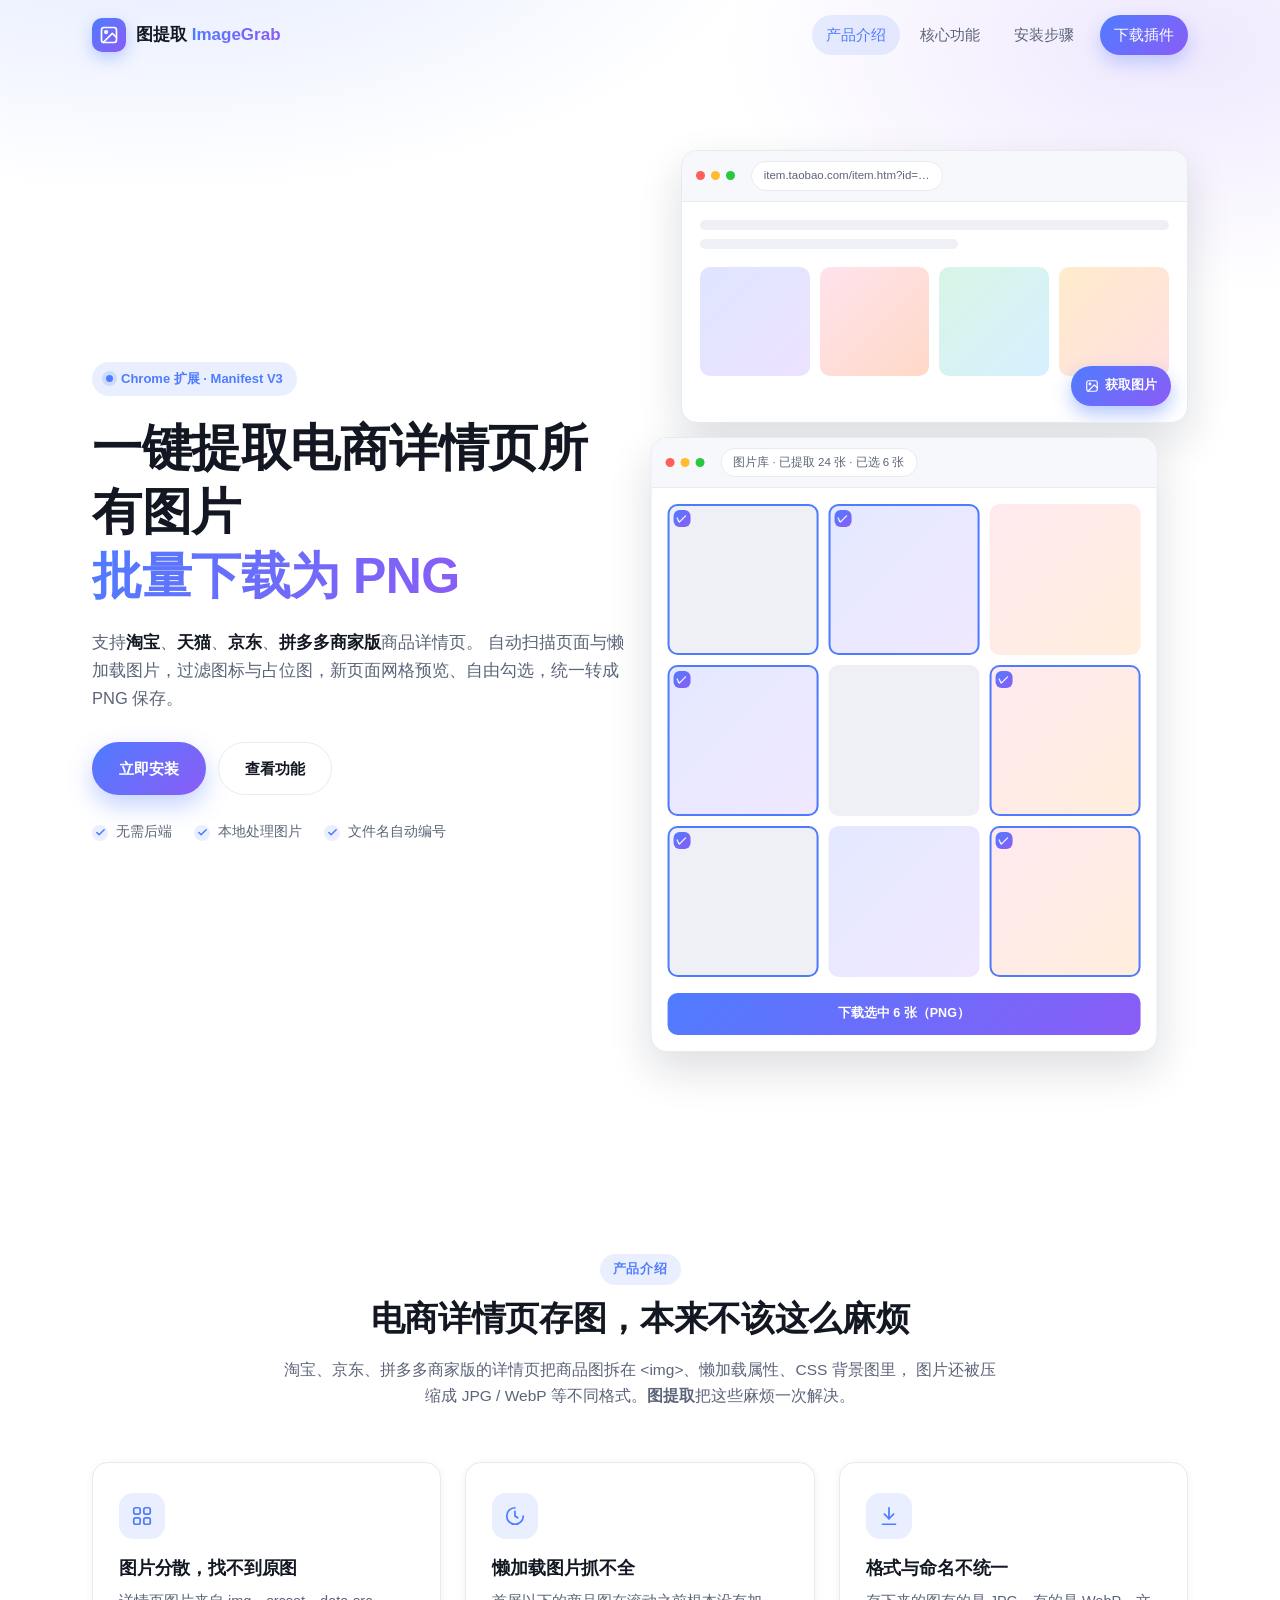
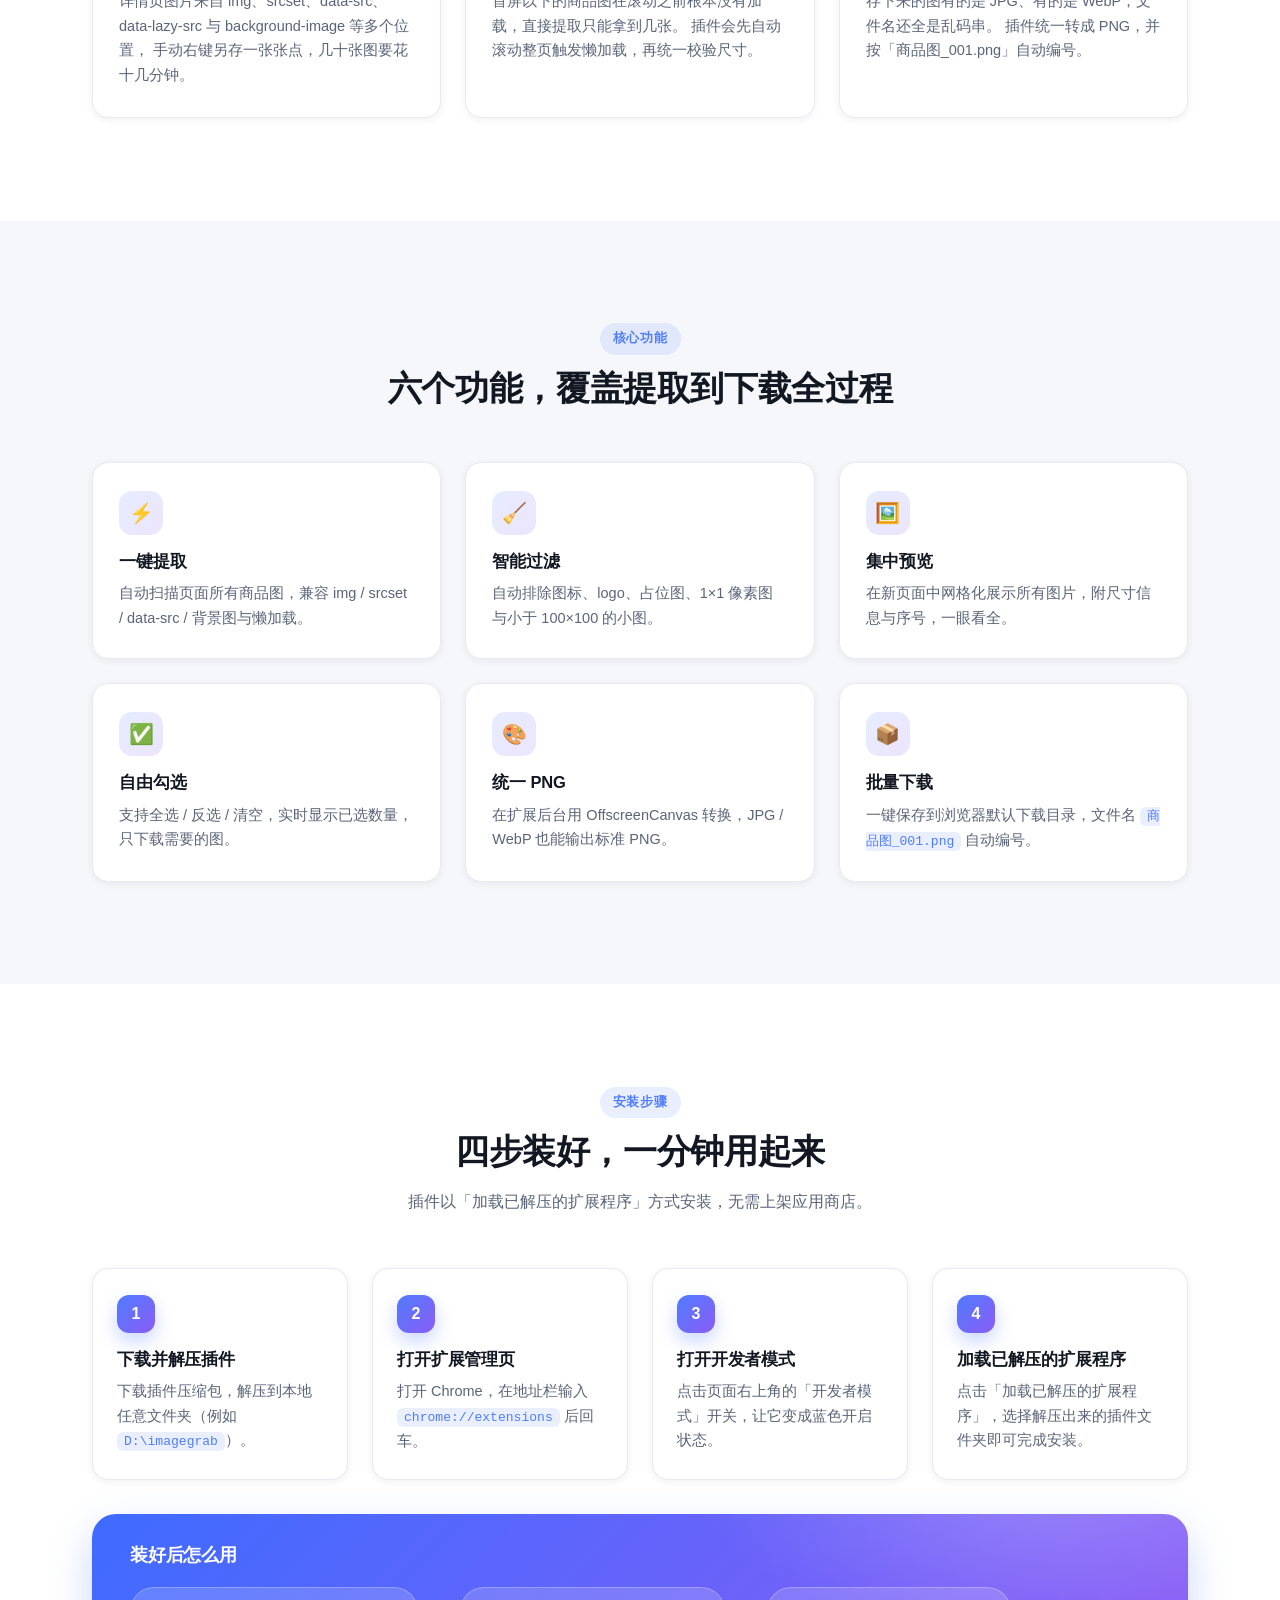
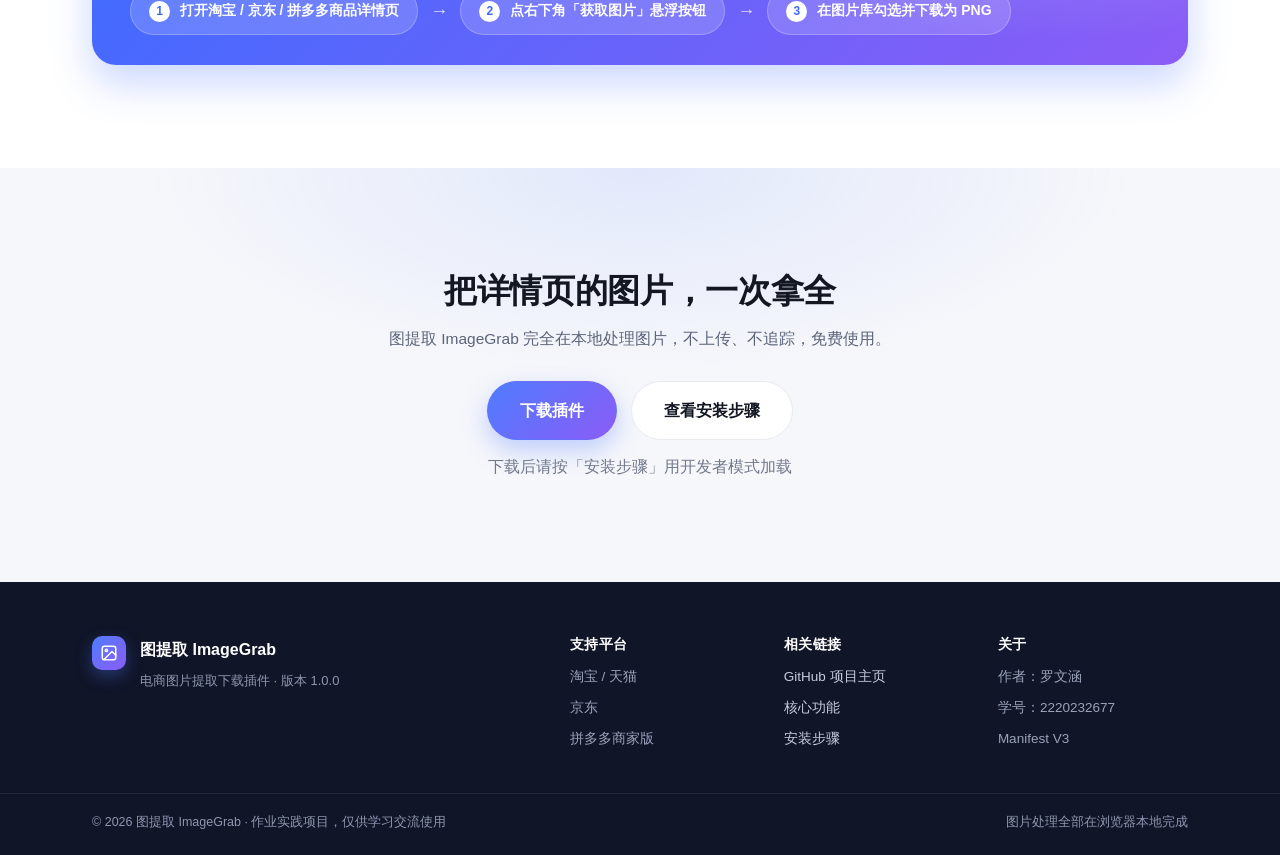
<file: docs/index.html>
<!DOCTYPE html>
<html lang="zh-CN">
<head>
  <meta charset="UTF-8" />
  <meta name="viewport" content="width=device-width, initial-scale=1" />
  <title>图提取 ImageGrab · 电商图片提取下载插件</title>
  <meta name="description" content="图提取 ImageGrab —— Chrome 浏览器电商图片提取下载插件。在淘宝、天猫、京东、拼多多商家版商品详情页一键提取所有商品图片，自由勾选，批量下载为 PNG。" />
  <meta name="theme-color" content="#4f7cff" />
  <link rel="icon" href="assets/icons/icon128.png" />
  <link rel="stylesheet" href="css/style.css" />
</head>
<body>

  <!-- ===================== 顶部导航栏 ===================== -->
  <header class="navbar" id="navbar">
    <div class="container navbar-inner">
      <a class="logo" href="#hero" aria-label="图提取 ImageGrab 首页">
        <span class="logo-mark" aria-hidden="true">
          <svg viewBox="0 0 24 24" width="20" height="20" fill="none" stroke="currentColor" stroke-width="2"
               stroke-linecap="round" stroke-linejoin="round">
            <rect x="3" y="3" width="18" height="18" rx="3"></rect>
            <circle cx="8.5" cy="8.5" r="1.5"></circle>
            <path d="M21 15l-5-5L5 21"></path>
          </svg>
        </span>
        <span class="logo-text">图提取 <em>ImageGrab</em></span>
      </a>

      <nav class="nav-links" id="nav-links" aria-label="主导航">
        <a href="#intro">产品介绍</a>
        <a href="#features">核心功能</a>
        <a href="#install">安装步骤</a>
        <a class="nav-cta" href="#download">下载插件</a>
      </nav>

      <button class="nav-toggle" id="nav-toggle" type="button"
              aria-label="展开菜单" aria-expanded="false" aria-controls="nav-links">
        <span></span><span></span><span></span>
      </button>
    </div>
  </header>

  <main>
    <!-- ===================== Hero 首屏 ===================== -->
    <section class="hero" id="hero">
      <div class="container hero-inner">
        <div class="hero-copy reveal">
          <p class="eyebrow">
            <span class="eyebrow-dot" aria-hidden="true"></span>
            Chrome 扩展 · Manifest V3
          </p>
          <h1>一键提取电商详情页所有图片<br /><span class="grad">批量下载为 PNG</span></h1>
          <p class="hero-sub">
            支持<strong>淘宝</strong>、<strong>天猫</strong>、<strong>京东</strong>、<strong>拼多多商家版</strong>商品详情页。
            自动扫描页面与懒加载图片，过滤图标与占位图，新页面网格预览、自由勾选，统一转成 PNG 保存。
          </p>
          <div class="hero-actions">
            <a class="btn btn-primary" href="#install">立即安装</a>
            <a class="btn btn-ghost" href="#features">查看功能</a>
          </div>
          <ul class="hero-points">
            <li>无需后端</li>
            <li>本地处理图片</li>
            <li>文件名自动编号</li>
          </ul>
        </div>

        <!-- 纯 CSS / SVG 绘制的插件界面示意图 -->
        <div class="hero-mock reveal" aria-hidden="true">
          <div class="mock-window">
            <div class="mock-bar">
              <span class="dot dot-r"></span><span class="dot dot-y"></span><span class="dot dot-g"></span>
              <span class="mock-addr">item.taobao.com/item.htm?id=…</span>
            </div>
            <div class="mock-body">
              <div class="mock-page">
                <div class="mock-title-line"></div>
                <div class="mock-title-line short"></div>
                <div class="mock-images">
                  <div class="mock-img"></div>
                  <div class="mock-img"></div>
                  <div class="mock-img"></div>
                  <div class="mock-img"></div>
                </div>
              </div>
              <div class="mock-float-btn">
                <svg viewBox="0 0 24 24" width="14" height="14" fill="none" stroke="currentColor" stroke-width="2"
                     stroke-linecap="round" stroke-linejoin="round">
                  <rect x="3" y="3" width="18" height="18" rx="3"></rect>
                  <circle cx="8.5" cy="8.5" r="1.5"></circle>
                  <path d="M21 15l-5-5L5 21"></path>
                </svg>
                获取图片
              </div>
            </div>
          </div>

          <div class="mock-window mock-window--gallery">
            <div class="mock-bar">
              <span class="dot dot-r"></span><span class="dot dot-y"></span><span class="dot dot-g"></span>
              <span class="mock-addr">图片库 · 已提取 24 张 · 已选 6 张</span>
            </div>
            <div class="mock-grid">
              <div class="mock-cell is-on"></div>
              <div class="mock-cell is-on"></div>
              <div class="mock-cell"></div>
              <div class="mock-cell is-on"></div>
              <div class="mock-cell"></div>
              <div class="mock-cell is-on"></div>
              <div class="mock-cell is-on"></div>
              <div class="mock-cell"></div>
              <div class="mock-cell is-on"></div>
            </div>
            <div class="mock-download">下载选中 6 张（PNG）</div>
          </div>
        </div>
      </div>
    </section>

    <!-- ===================== 产品介绍 ===================== -->
    <section class="section" id="intro">
      <div class="container">
        <header class="section-head reveal">
          <p class="section-eyebrow">产品介绍</p>
          <h2>电商详情页存图，本来不该这么麻烦</h2>
          <p class="section-desc">
            淘宝、京东、拼多多商家版的详情页把商品图拆在 &lt;img&gt;、懒加载属性、CSS 背景图里，
            图片还被压缩成 JPG / WebP 等不同格式。<strong>图提取</strong>把这些麻烦一次解决。
          </p>
        </header>

        <div class="intro-grid">
          <article class="intro-card reveal">
            <div class="intro-icon">
              <svg viewBox="0 0 24 24" width="22" height="22" fill="none" stroke="currentColor" stroke-width="1.9"
                   stroke-linecap="round" stroke-linejoin="round">
                <rect x="3" y="3" width="7" height="7" rx="2"></rect>
                <rect x="14" y="3" width="7" height="7" rx="2"></rect>
                <rect x="3" y="14" width="7" height="7" rx="2"></rect>
                <rect x="14" y="14" width="7" height="7" rx="2"></rect>
              </svg>
            </div>
            <h3>图片分散，找不到原图</h3>
            <p>详情页图片来自 img、srcset、data-src、data-lazy-src 与 background-image 等多个位置，
              手动右键另存一张张点，几十张图要花十几分钟。</p>
          </article>

          <article class="intro-card reveal">
            <div class="intro-icon">
              <svg viewBox="0 0 24 24" width="22" height="22" fill="none" stroke="currentColor" stroke-width="1.9"
                   stroke-linecap="round" stroke-linejoin="round">
                <path d="M21 12a9 9 0 1 1-9-9"></path>
                <path d="M12 7v5l3 2"></path>
              </svg>
            </div>
            <h3>懒加载图片抓不全</h3>
            <p>首屏以下的商品图在滚动之前根本没有加载，直接提取只能拿到几张。
              插件会先自动滚动整页触发懒加载，再统一校验尺寸。</p>
          </article>

          <article class="intro-card reveal">
            <div class="intro-icon">
              <svg viewBox="0 0 24 24" width="22" height="22" fill="none" stroke="currentColor" stroke-width="1.9"
                   stroke-linecap="round" stroke-linejoin="round">
                <path d="M12 3v12"></path>
                <path d="M7 10l5 5 5-5"></path>
                <path d="M5 21h14"></path>
              </svg>
            </div>
            <h3>格式与命名不统一</h3>
            <p>存下来的图有的是 JPG、有的是 WebP，文件名还全是乱码串。
              插件统一转成 PNG，并按「商品图_001.png」自动编号。</p>
          </article>
        </div>
      </div>
    </section>

    <!-- ===================== 核心功能 ===================== -->
    <section class="section section--alt" id="features">
      <div class="container">
        <header class="section-head reveal">
          <p class="section-eyebrow">核心功能</p>
          <h2>六个功能，覆盖提取到下载全过程</h2>
        </header>

        <div class="feature-grid">
          <article class="feature-card reveal">
            <div class="feature-icon">⚡</div>
            <h3>一键提取</h3>
            <p>自动扫描页面所有商品图，兼容 img / srcset / data-src / 背景图与懒加载。</p>
          </article>
          <article class="feature-card reveal">
            <div class="feature-icon">🧹</div>
            <h3>智能过滤</h3>
            <p>自动排除图标、logo、占位图、1×1 像素图与小于 100×100 的小图。</p>
          </article>
          <article class="feature-card reveal">
            <div class="feature-icon">🖼️</div>
            <h3>集中预览</h3>
            <p>在新页面中网格化展示所有图片，附尺寸信息与序号，一眼看全。</p>
          </article>
          <article class="feature-card reveal">
            <div class="feature-icon">✅</div>
            <h3>自由勾选</h3>
            <p>支持全选 / 反选 / 清空，实时显示已选数量，只下载需要的图。</p>
          </article>
          <article class="feature-card reveal">
            <div class="feature-icon">🎨</div>
            <h3>统一 PNG</h3>
            <p>在扩展后台用 OffscreenCanvas 转换，JPG / WebP 也能输出标准 PNG。</p>
          </article>
          <article class="feature-card reveal">
            <div class="feature-icon">📦</div>
            <h3>批量下载</h3>
            <p>一键保存到浏览器默认下载目录，文件名 <code>商品图_001.png</code> 自动编号。</p>
          </article>
        </div>
      </div>
    </section>

    <!-- ===================== 安装步骤 ===================== -->
    <section class="section" id="install">
      <div class="container">
        <header class="section-head reveal">
          <p class="section-eyebrow">安装步骤</p>
          <h2>四步装好，一分钟用起来</h2>
          <p class="section-desc">插件以「加载已解压的扩展程序」方式安装，无需上架应用商店。</p>
        </header>

        <ol class="steps">
          <li class="step reveal">
            <span class="step-no">1</span>
            <div class="step-body">
              <h3>下载并解压插件</h3>
              <p>下载插件压缩包，解压到本地任意文件夹（例如 <code>D:\imagegrab</code>）。</p>
            </div>
          </li>
          <li class="step reveal">
            <span class="step-no">2</span>
            <div class="step-body">
              <h3>打开扩展管理页</h3>
              <p>打开 Chrome，在地址栏输入 <code>chrome://extensions</code> 后回车。</p>
            </div>
          </li>
          <li class="step reveal">
            <span class="step-no">3</span>
            <div class="step-body">
              <h3>打开开发者模式</h3>
              <p>点击页面右上角的「开发者模式」开关，让它变成蓝色开启状态。</p>
            </div>
          </li>
          <li class="step reveal">
            <span class="step-no">4</span>
            <div class="step-body">
              <h3>加载已解压的扩展程序</h3>
              <p>点击「加载已解压的扩展程序」，选择解压出来的插件文件夹即可完成安装。</p>
            </div>
          </li>
        </ol>

        <div class="usage-card reveal">
          <h3>装好后怎么用</h3>
          <div class="usage-flow">
            <div class="usage-item"><span>1</span>打开淘宝 / 京东 / 拼多多商品详情页</div>
            <div class="usage-arrow" aria-hidden="true">→</div>
            <div class="usage-item"><span>2</span>点右下角「获取图片」悬浮按钮</div>
            <div class="usage-arrow" aria-hidden="true">→</div>
            <div class="usage-item"><span>3</span>在图片库勾选并下载为 PNG</div>
          </div>
        </div>
      </div>
    </section>

    <!-- ===================== 底部 CTA ===================== -->
    <section class="cta" id="download">
      <div class="container cta-inner reveal">
        <h2>把详情页的图片，一次拿全</h2>
        <p>图提取 ImageGrab 完全在本地处理图片，不上传、不追踪，免费使用。</p>
        <div class="cta-actions">
          <a class="btn btn-primary btn-lg" href="assets/imagegrab-plugin.zip" download>下载插件</a>
          <a class="btn btn-ghost btn-lg" href="#install">查看安装步骤</a>
        </div>
        <p class="cta-note">下载后请按「安装步骤」用开发者模式加载</p>
      </div>
    </section>
  </main>

  <!-- ===================== 页脚 ===================== -->
  <footer class="footer">
    <div class="container footer-inner">
      <div class="footer-brand">
        <span class="logo-mark" aria-hidden="true">
          <svg viewBox="0 0 24 24" width="18" height="18" fill="none" stroke="currentColor" stroke-width="2"
               stroke-linecap="round" stroke-linejoin="round">
            <rect x="3" y="3" width="18" height="18" rx="3"></rect>
            <circle cx="8.5" cy="8.5" r="1.5"></circle>
            <path d="M21 15l-5-5L5 21"></path>
          </svg>
        </span>
        <div>
          <strong>图提取 ImageGrab</strong>
          <p>电商图片提取下载插件 · 版本 1.0.0</p>
        </div>
      </div>

      <div class="footer-cols">
        <div class="footer-col">
          <h4>支持平台</h4>
          <ul>
            <li>淘宝 / 天猫</li>
            <li>京东</li>
            <li>拼多多商家版</li>
          </ul>
        </div>
        <div class="footer-col">
          <h4>相关链接</h4>
          <ul>
            <li><a href="https://github.com/lwhcck" target="_blank" rel="noopener">GitHub 项目主页</a></li>
            <li><a href="#features">核心功能</a></li>
            <li><a href="#install">安装步骤</a></li>
          </ul>
        </div>
        <div class="footer-col">
          <h4>关于</h4>
          <ul>
            <li>作者：罗文涵</li>
            <li>学号：2220232677</li>
            <li>Manifest V3</li>
          </ul>
        </div>
      </div>
    </div>
    <div class="footer-bottom">
      <div class="container">
        <span>© <span id="year">2026</span> 图提取 ImageGrab · 作业实践项目，仅供学习交流使用</span>
        <span class="footer-tip">图片处理全部在浏览器本地完成</span>
      </div>
    </div>
  </footer>

  <script src="js/main.js"></script>
</body>
</html>
</file>
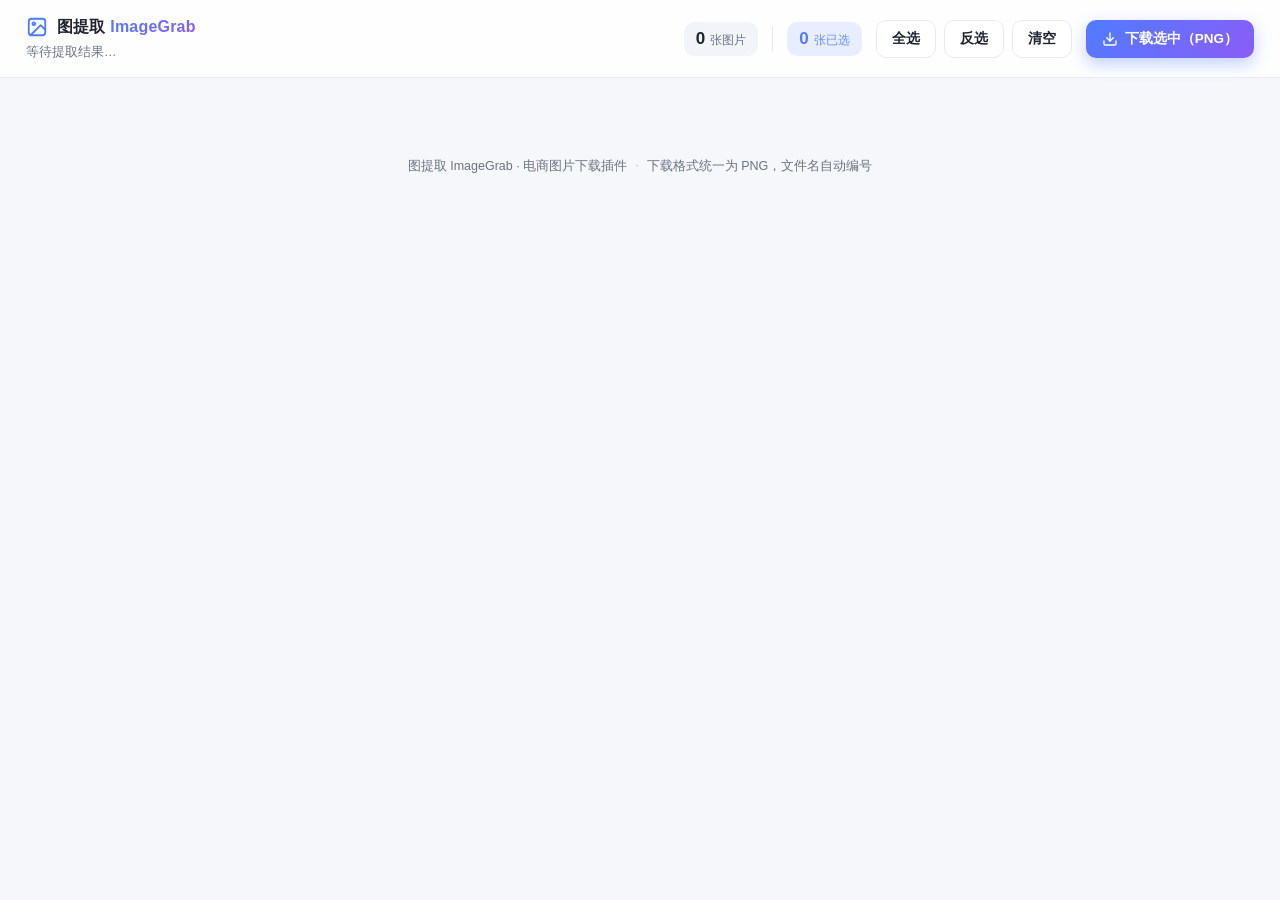
<file: plugin/gallery.html>
<!DOCTYPE html>
<html lang="zh-CN">
<head>
  <meta charset="UTF-8" />
  <meta name="viewport" content="width=device-width, initial-scale=1" />
  <title>图提取 ImageGrab · 图片库</title>
  <link rel="stylesheet" href="gallery.css" />
</head>
<body>
  <!-- ===== 顶部工具栏 ===== -->
  <header class="topbar">
    <div class="topbar-left">
      <div class="brand">
        <svg viewBox="0 0 24 24" width="22" height="22" fill="none" stroke="currentColor" stroke-width="2"
             stroke-linecap="round" stroke-linejoin="round" aria-hidden="true">
          <rect x="3" y="3" width="18" height="18" rx="3"></rect>
          <circle cx="8.5" cy="8.5" r="1.5"></circle>
          <path d="M21 15l-5-5L5 21"></path>
        </svg>
        <span class="brand-name">图提取 <em>ImageGrab</em></span>
      </div>
      <p class="source" id="source-line">等待提取结果…</p>
    </div>

    <div class="topbar-right">
      <div class="stat" title="已提取图片总数">
        <span class="stat-num" id="stat-total">0</span>
        <span class="stat-label">张图片</span>
      </div>
      <div class="divider" aria-hidden="true"></div>
      <div class="stat stat--accent" title="当前已勾选数量">
        <span class="stat-num" id="stat-selected">0</span>
        <span class="stat-label">张已选</span>
      </div>

      <div class="btn-group">
        <button type="button" class="btn btn-ghost" id="btn-select-all">全选</button>
        <button type="button" class="btn btn-ghost" id="btn-invert">反选</button>
        <button type="button" class="btn btn-ghost" id="btn-select-none">清空</button>
      </div>

      <button type="button" class="btn btn-primary" id="btn-download">
        <svg viewBox="0 0 24 24" width="16" height="16" fill="none" stroke="currentColor" stroke-width="2"
             stroke-linecap="round" stroke-linejoin="round" aria-hidden="true">
          <path d="M21 15v4a2 2 0 0 1-2 2H5a2 2 0 0 1-2-2v-4"></path>
          <path d="M7 10l5 5 5-5"></path>
          <path d="M12 15V3"></path>
        </svg>
        下载选中（PNG）
      </button>
    </div>
  </header>

  <!-- ===== 进度条 / 结果反馈 ===== -->
  <div class="progress-wrap" id="progress-wrap" hidden>
    <div class="progress-info">
      <span id="progress-text">准备中…</span>
      <span id="progress-percent">0%</span>
    </div>
    <div class="progress-track">
      <div class="progress-bar" id="progress-bar" style="width:0%"></div>
    </div>
  </div>

  <div class="toast" id="toast" hidden></div>

  <!-- ===== 图片网格 ===== -->
  <main class="gallery" id="gallery" aria-live="polite"></main>

  <!-- ===== 空状态 ===== -->
  <section class="empty" id="empty" hidden>
    <svg viewBox="0 0 24 24" width="56" height="56" fill="none" stroke="currentColor" stroke-width="1.4"
         stroke-linecap="round" stroke-linejoin="round" aria-hidden="true">
      <rect x="3" y="3" width="18" height="18" rx="3"></rect>
      <circle cx="8.5" cy="8.5" r="1.5"></circle>
      <path d="M21 15l-5-5L5 21"></path>
    </svg>
    <h2>还没有提取到图片</h2>
    <p>请打开淘宝、天猫、京东或拼多多商家版的<strong>商品详情页</strong>，点击页面右下角的
      <strong>「获取图片」</strong>悬浮按钮，图片会自动出现在这里。</p>
    <ol class="empty-steps">
      <li>打开商品详情页</li>
      <li>点击右下角「获取图片」</li>
      <li>回到本页勾选并下载为 PNG</li>
    </ol>
  </section>

  <footer class="footer">
    <span>图提取 ImageGrab · 电商图片下载插件</span>
    <span class="dot">·</span>
    <span>下载格式统一为 PNG，文件名自动编号</span>
  </footer>

  <!-- 演示模式数据（?mock=1 时才生效），必须在 gallery.js 之前加载 -->
  <script src="gallery-mock-data.js"></script>
  <script src="gallery.js"></script>
</body>
</html>
</file>
<file: docs/css/style.css>
/* ==========================================================================
   图提取 ImageGrab —— 官方宣传网站样式
   纯静态，无框架、无 CDN 依赖；所有颜色 / 间距 / 圆角都用 :root 变量定义，
   改主色调只需改 --primary / --primary-2 两个变量。
   ========================================================================== */

:root {
  /* 主色（改这里即可换主题色） */
  --primary: #4f7cff;
  --primary-2: #8b5cf6;
  --primary-soft: rgba(79, 124, 255, 0.12);

  /* 中性色 */
  --bg: #ffffff;
  --bg-alt: #f6f7fb;
  --text: #131722;
  --text-2: #5b6478;
  --line: #e8eaf0;
  --card: #ffffff;

  /* 尺寸 */
  --radius-sm: 10px;
  --radius: 16px;
  --radius-lg: 24px;
  --gap: 24px;
  --section-py: clamp(56px, 8vw, 104px);
  --container: 1160px;

  /* 阴影与动效 */
  --shadow-sm: 0 2px 8px rgba(15, 23, 42, 0.06);
  --shadow: 0 8px 24px rgba(15, 23, 42, 0.08);
  --shadow-lg: 0 18px 44px rgba(15, 23, 42, 0.14);
  --t: 0.25s ease;
}

* { box-sizing: border-box; }

html { scroll-behavior: smooth; }

body {
  margin: 0;
  background: var(--bg);
  color: var(--text);
  font-family: -apple-system, BlinkMacSystemFont, "PingFang SC", "Microsoft YaHei", "Segoe UI", sans-serif;
  font-size: 16px;
  line-height: 1.7;
  -webkit-font-smoothing: antialiased;
  overflow-x: hidden;
}

h1, h2, h3, h4 { line-height: 1.28; margin: 0; letter-spacing: -0.01em; }
p { margin: 0; }
ul, ol { margin: 0; padding: 0; list-style: none; }
a { color: var(--primary); text-decoration: none; transition: color var(--t); }
a:hover { color: var(--primary-2); }
code {
  padding: 2px 7px;
  border-radius: 6px;
  font-family: ui-monospace, SFMono-Regular, Menlo, Consolas, monospace;
  font-size: 0.9em;
  color: var(--primary);
  background: var(--primary-soft);
}
img { max-width: 100%; display: block; }

.container {
  width: 100%;
  max-width: var(--container);
  margin: 0 auto;
  padding: 0 clamp(16px, 4vw, 32px);
}

.grad {
  background: linear-gradient(120deg, var(--primary), var(--primary-2));
  -webkit-background-clip: text;
  background-clip: text;
  -webkit-text-fill-color: transparent;
}

/* ===================== 按钮 ===================== */
.btn {
  display: inline-flex;
  align-items: center;
  justify-content: center;
  gap: 8px;
  padding: 13px 26px;
  border-radius: 999px;
  border: 1px solid transparent;
  font-size: 15px;
  font-weight: 600;
  cursor: pointer;
  transition: transform var(--t), box-shadow var(--t), background var(--t), color var(--t);
  white-space: nowrap;
}

.btn-primary {
  color: #fff;
  background: linear-gradient(135deg, var(--primary), var(--primary-2));
  box-shadow: 0 10px 24px rgba(79, 124, 255, 0.34);
}
.btn-primary:hover {
  color: #fff;
  transform: translateY(-2px);
  box-shadow: 0 16px 34px rgba(79, 124, 255, 0.44);
}

.btn-ghost {
  color: var(--text);
  background: #fff;
  border-color: var(--line);
}
.btn-ghost:hover {
  color: var(--primary);
  border-color: var(--primary);
  transform: translateY(-2px);
  box-shadow: var(--shadow-sm);
}

.btn-lg { padding: 15px 32px; font-size: 16px; }

/* ===================== 导航栏 ===================== */
.navbar {
  position: fixed;
  top: 0;
  left: 0;
  right: 0;
  z-index: 100;
  transition: background var(--t), box-shadow var(--t), backdrop-filter var(--t);
}

.navbar.is-stuck {
  background: rgba(255, 255, 255, 0.82);
  backdrop-filter: saturate(180%) blur(14px);
  -webkit-backdrop-filter: saturate(180%) blur(14px);
  box-shadow: 0 1px 0 var(--line), 0 8px 24px rgba(15, 23, 42, 0.06);
}

.navbar-inner {
  display: flex;
  align-items: center;
  justify-content: space-between;
  gap: 20px;
  height: 70px;
}

.logo { display: inline-flex; align-items: center; gap: 10px; color: var(--text); }
.logo:hover { color: var(--text); }

.logo-mark {
  display: inline-flex;
  align-items: center;
  justify-content: center;
  width: 34px;
  height: 34px;
  border-radius: 10px;
  color: #fff;
  background: linear-gradient(135deg, var(--primary), var(--primary-2));
  box-shadow: 0 6px 16px rgba(79, 124, 255, 0.34);
}

.logo-text { font-size: 17px; font-weight: 700; }
.logo-text em {
  font-style: normal;
  font-weight: 600;
  background: linear-gradient(120deg, var(--primary), var(--primary-2));
  -webkit-background-clip: text;
  background-clip: text;
  -webkit-text-fill-color: transparent;
}

.nav-links { display: flex; align-items: center; gap: 6px; }

.nav-links a {
  position: relative;
  padding: 8px 14px;
  border-radius: 999px;
  font-size: 14.5px;
  font-weight: 500;
  color: var(--text-2);
}

.nav-links a:hover { color: var(--text); background: var(--bg-alt); }

.nav-links a.is-active { color: var(--primary); background: var(--primary-soft); }

.nav-links a.nav-cta {
  margin-left: 6px;
  color: #fff;
  background: linear-gradient(135deg, var(--primary), var(--primary-2));
  box-shadow: 0 8px 18px rgba(79, 124, 255, 0.3);
}
.nav-links a.nav-cta:hover { color: #fff; transform: translateY(-1px); }

.nav-toggle {
  display: none;
  flex-direction: column;
  justify-content: center;
  gap: 5px;
  width: 42px;
  height: 42px;
  padding: 0 9px;
  border: 1px solid var(--line);
  border-radius: 12px;
  background: #fff;
  cursor: pointer;
}
.nav-toggle span {
  display: block;
  height: 2px;
  border-radius: 2px;
  background: var(--text);
  transition: transform var(--t), opacity var(--t);
}
.nav-toggle.is-open span:nth-child(1) { transform: translateY(7px) rotate(45deg); }
.nav-toggle.is-open span:nth-child(2) { opacity: 0; }
.nav-toggle.is-open span:nth-child(3) { transform: translateY(-7px) rotate(-45deg); }

/* ===================== Hero ===================== */
.hero {
  position: relative;
  padding: clamp(104px, 14vw, 150px) 0 clamp(56px, 8vw, 96px);
  background:
    radial-gradient(1000px 460px at 12% -8%, rgba(79, 124, 255, 0.16), transparent 62%),
    radial-gradient(760px 420px at 92% 4%, rgba(139, 92, 246, 0.14), transparent 60%),
    var(--bg);
  overflow: hidden;
}

.hero-inner {
  display: grid;
  grid-template-columns: minmax(0, 1.05fr) minmax(0, 1fr);
  gap: clamp(28px, 5vw, 56px);
  align-items: center;
}

.eyebrow {
  display: inline-flex;
  align-items: center;
  gap: 8px;
  padding: 6px 14px;
  margin-bottom: 20px;
  border-radius: 999px;
  font-size: 13px;
  font-weight: 600;
  color: var(--primary);
  background: var(--primary-soft);
}

.eyebrow-dot {
  width: 7px;
  height: 7px;
  border-radius: 50%;
  background: var(--primary);
  box-shadow: 0 0 0 4px rgba(79, 124, 255, 0.18);
}

.hero h1 {
  font-size: clamp(28px, 4.4vw, 50px);
  font-weight: 800;
}

.hero-sub {
  margin-top: 20px;
  font-size: clamp(14.5px, 1.5vw, 16.5px);
  color: var(--text-2);
  max-width: 560px;
}
.hero-sub strong { color: var(--text); }

.hero-actions {
  display: flex;
  flex-wrap: wrap;
  gap: 12px;
  margin-top: 30px;
}

.hero-points {
  display: flex;
  flex-wrap: wrap;
  gap: 10px 22px;
  margin-top: 26px;
  font-size: 13.5px;
  color: var(--text-2);
}
.hero-points li { display: inline-flex; align-items: center; gap: 8px; }
.hero-points li::before {
  content: "";
  width: 16px;
  height: 16px;
  border-radius: 50%;
  background: var(--primary-soft) url("data:image/svg+xml,%3Csvg xmlns='http://www.w3.org/2000/svg' viewBox='0 0 24 24' fill='none' stroke='%234f7cff' stroke-width='3.4' stroke-linecap='round' stroke-linejoin='round'%3E%3Cpath d='M20 6L9 17l-5-5'/%3E%3C/svg%3E") center / 11px 11px no-repeat;
}

/* --- 插件界面示意图（纯 CSS/SVG 绘制） --- */
.hero-mock { position: relative; display: grid; gap: 18px; }

.mock-window {
  border-radius: var(--radius);
  background: #fff;
  border: 1px solid var(--line);
  box-shadow: var(--shadow-lg);
  overflow: hidden;
}

.mock-window--gallery { transform: translateX(-6%) translateY(-4px); }

.mock-bar {
  display: flex;
  align-items: center;
  gap: 6px;
  padding: 10px 14px;
  background: #f7f8fc;
  border-bottom: 1px solid var(--line);
}
.mock-bar .dot { width: 9px; height: 9px; border-radius: 50%; }
.dot-r { background: #ff5f57; }
.dot-y { background: #febc2e; }
.dot-g { background: #28c840; }

.mock-addr {
  margin-left: 10px;
  padding: 4px 12px;
  border-radius: 999px;
  font-size: 11.5px;
  color: var(--text-2);
  background: #fff;
  border: 1px solid var(--line);
  overflow: hidden;
  text-overflow: ellipsis;
  white-space: nowrap;
}

.mock-body { position: relative; padding: 18px; min-height: 220px; }

.mock-title-line {
  height: 10px;
  border-radius: 6px;
  background: #eef0f6;
  margin-bottom: 9px;
}
.mock-title-line.short { width: 55%; }

.mock-images {
  display: grid;
  grid-template-columns: repeat(4, 1fr);
  gap: 10px;
  margin-top: 18px;
}
.mock-img {
  aspect-ratio: 1 / 1;
  border-radius: 10px;
  background: linear-gradient(135deg, #dfe6ff, #ece2ff);
}
.mock-img:nth-child(2) { background: linear-gradient(135deg, #ffe3ec, #ffd9c7); }
.mock-img:nth-child(3) { background: linear-gradient(135deg, #d9f5e6, #d6f0ff); }
.mock-img:nth-child(4) { background: linear-gradient(135deg, #ffeccc, #ffe0e0); }

.mock-float-btn {
  position: absolute;
  right: 16px;
  bottom: 16px;
  display: inline-flex;
  align-items: center;
  gap: 6px;
  padding: 9px 14px;
  border-radius: 999px;
  font-size: 12.5px;
  font-weight: 700;
  color: #fff;
  background: linear-gradient(135deg, var(--primary), var(--primary-2));
  box-shadow: 0 8px 18px rgba(79, 124, 255, 0.42);
  animation: mock-float 3.2s ease-in-out infinite;
}

@keyframes mock-float {
  0%, 100% { transform: translateY(0); }
  50% { transform: translateY(-5px); }
}

.mock-grid {
  display: grid;
  grid-template-columns: repeat(3, 1fr);
  gap: 10px;
  padding: 16px;
}

.mock-cell {
  position: relative;
  aspect-ratio: 1 / 1;
  border-radius: 10px;
  background: #eef0f6;
}
.mock-cell:nth-child(2n) { background: linear-gradient(135deg, #e3e9ff, #f0e8ff); }
.mock-cell:nth-child(3n) { background: linear-gradient(135deg, #ffe9ef, #ffeedd); }

.mock-cell.is-on { outline: 2px solid var(--primary); outline-offset: -2px; }
.mock-cell.is-on::after {
  content: "✓";
  position: absolute;
  top: 6px;
  left: 6px;
  width: 17px;
  height: 17px;
  border-radius: 6px;
  font-size: 11px;
  font-weight: 700;
  line-height: 17px;
  text-align: center;
  color: #fff;
  background: linear-gradient(135deg, var(--primary), var(--primary-2));
}

.mock-download {
  margin: 0 16px 16px;
  padding: 10px;
  border-radius: 10px;
  text-align: center;
  font-size: 12.5px;
  font-weight: 700;
  color: #fff;
  background: linear-gradient(135deg, var(--primary), var(--primary-2));
}

/* ===================== 通用区块 ===================== */
.section { padding: var(--section-py) 0; }
.section--alt { background: var(--bg-alt); }

.section-head { max-width: 720px; margin: 0 auto clamp(32px, 5vw, 52px); text-align: center; }

.section-eyebrow {
  display: inline-block;
  margin-bottom: 12px;
  padding: 5px 13px;
  border-radius: 999px;
  font-size: 12.5px;
  font-weight: 700;
  letter-spacing: 0.06em;
  color: var(--primary);
  background: var(--primary-soft);
}

.section-head h2 { font-size: clamp(22px, 3vw, 34px); font-weight: 800; }
.section-desc { margin-top: 16px; font-size: 15.5px; color: var(--text-2); }

/* ===================== 产品介绍 ===================== */
.intro-grid {
  display: grid;
  grid-template-columns: repeat(auto-fit, minmax(268px, 1fr));
  gap: var(--gap);
}

.intro-card {
  padding: 30px 26px;
  border-radius: var(--radius);
  background: var(--card);
  border: 1px solid var(--line);
  box-shadow: var(--shadow-sm);
  transition: transform var(--t), box-shadow var(--t), border-color var(--t);
}
.intro-card:hover {
  transform: translateY(-4px);
  box-shadow: var(--shadow);
  border-color: rgba(79, 124, 255, 0.32);
}

.intro-icon {
  display: inline-flex;
  align-items: center;
  justify-content: center;
  width: 46px;
  height: 46px;
  margin-bottom: 18px;
  border-radius: 14px;
  color: var(--primary);
  background: var(--primary-soft);
}

.intro-card h3 { font-size: 17.5px; font-weight: 700; }
.intro-card p { margin-top: 10px; font-size: 14.5px; color: var(--text-2); }

/* ===================== 核心功能 ===================== */
.feature-grid {
  display: grid;
  grid-template-columns: repeat(auto-fit, minmax(268px, 1fr));
  gap: var(--gap);
}

.feature-card {
  padding: 28px 26px;
  border-radius: var(--radius);
  background: #fff;
  border: 1px solid var(--line);
  box-shadow: var(--shadow-sm);
  transition: transform var(--t), box-shadow var(--t), border-color var(--t);
}
.feature-card:hover {
  transform: translateY(-5px);
  box-shadow: var(--shadow-lg);
  border-color: rgba(139, 92, 246, 0.3);
}

.feature-icon {
  display: inline-flex;
  align-items: center;
  justify-content: center;
  width: 44px;
  height: 44px;
  margin-bottom: 16px;
  border-radius: 13px;
  font-size: 20px;
  background: linear-gradient(135deg, rgba(79, 124, 255, 0.14), rgba(139, 92, 246, 0.16));
}

.feature-card h3 { font-size: 16.5px; font-weight: 700; }
.feature-card p { margin-top: 9px; font-size: 14.5px; color: var(--text-2); }

/* ===================== 安装步骤 ===================== */
.steps {
  display: grid;
  grid-template-columns: repeat(auto-fit, minmax(250px, 1fr));
  gap: var(--gap);
  position: relative;
}

.step {
  position: relative;
  padding: 26px 24px;
  border-radius: var(--radius);
  background: #fff;
  border: 1px solid var(--line);
  box-shadow: var(--shadow-sm);
  transition: transform var(--t), box-shadow var(--t);
}
.step:hover { transform: translateY(-4px); box-shadow: var(--shadow); }

.step-no {
  display: inline-flex;
  align-items: center;
  justify-content: center;
  width: 38px;
  height: 38px;
  margin-bottom: 16px;
  border-radius: 12px;
  font-size: 16px;
  font-weight: 800;
  color: #fff;
  background: linear-gradient(135deg, var(--primary), var(--primary-2));
  box-shadow: 0 8px 18px rgba(79, 124, 255, 0.3);
}

.step-body h3 { font-size: 16.5px; font-weight: 700; }
.step-body p { margin-top: 9px; font-size: 14.5px; color: var(--text-2); }

.usage-card {
  margin-top: 34px;
  padding: 30px clamp(20px, 3vw, 38px);
  border-radius: var(--radius-lg);
  color: #fff;
  background:
    radial-gradient(600px 260px at 88% -20%, rgba(255, 255, 255, 0.22), transparent 60%),
    linear-gradient(135deg, #3f6bff, #8b5cf6);
  box-shadow: 0 18px 40px rgba(79, 124, 255, 0.3);
}

.usage-card h3 { font-size: 18px; font-weight: 700; }

.usage-flow {
  display: flex;
  flex-wrap: wrap;
  align-items: center;
  gap: 12px;
  margin-top: 20px;
}

.usage-item {
  display: inline-flex;
  align-items: center;
  gap: 10px;
  padding: 11px 18px;
  border-radius: 999px;
  font-size: 14px;
  font-weight: 600;
  background: rgba(255, 255, 255, 0.16);
  border: 1px solid rgba(255, 255, 255, 0.24);
}

.usage-item span {
  display: inline-flex;
  align-items: center;
  justify-content: center;
  width: 21px;
  height: 21px;
  border-radius: 50%;
  font-size: 12px;
  font-weight: 800;
  color: #3f6bff;
  background: #fff;
}

.usage-arrow { font-size: 18px; opacity: 0.8; }

/* ===================== 底部 CTA ===================== */
.cta {
  padding: var(--section-py) 0;
  background:
    radial-gradient(760px 320px at 50% 0%, rgba(79, 124, 255, 0.12), transparent 65%),
    var(--bg-alt);
}

.cta-inner { text-align: center; }
.cta h2 { font-size: clamp(22px, 3vw, 33px); font-weight: 800; }
.cta p { margin-top: 14px; font-size: 15.5px; color: var(--text-2); }

.cta-actions {
  display: flex;
  flex-wrap: wrap;
  justify-content: center;
  gap: 14px;
  margin-top: 28px;
}

.cta-note { margin-top: 16px; font-size: 13px; color: var(--text-2); opacity: 0.85; }

/* ===================== 页脚 ===================== */
.footer { background: #101528; color: #c7cddd; }

.footer-inner {
  display: grid;
  grid-template-columns: minmax(0, 1fr) minmax(0, 1.4fr);
  gap: 36px;
  padding: 54px clamp(16px, 4vw, 32px) 34px;
}

.footer-brand { display: flex; gap: 14px; align-items: flex-start; }
.footer-brand strong { color: #fff; font-size: 16px; }
.footer-brand p { margin-top: 6px; font-size: 13px; color: #8e97b0; }
.footer-brand .logo-mark { flex: 0 0 auto; }

.footer-cols {
  display: grid;
  grid-template-columns: repeat(auto-fit, minmax(150px, 1fr));
  gap: 24px;
}

.footer-col h4 {
  margin-bottom: 12px;
  font-size: 13.5px;
  font-weight: 700;
  color: #fff;
  letter-spacing: 0.04em;
}

.footer-col li { font-size: 13.5px; color: #9aa3ba; margin-bottom: 8px; }
.footer-col a { color: #c7cddd; }
.footer-col a:hover { color: #fff; }

.footer-bottom {
  border-top: 1px solid rgba(255, 255, 255, 0.08);
  font-size: 12.5px;
  color: #8e97b0;
}
.footer-bottom .container {
  display: flex;
  flex-wrap: wrap;
  gap: 10px;
  justify-content: space-between;
  padding-top: 18px;
  padding-bottom: 24px;
}

/* ===================== 滚动进入视口动画 ===================== */
.reveal {
  opacity: 0;
  transform: translateY(22px);
  transition: opacity 0.6s ease, transform 0.6s cubic-bezier(0.22, 0.61, 0.36, 1);
}
.reveal.is-visible { opacity: 1; transform: none; }

/* ===================== 响应式：平板 768–1023 ===================== */
@media (max-width: 1023px) {
  .hero { padding-top: clamp(96px, 16vw, 120px); }
  .hero-inner { grid-template-columns: 1fr; }
  .hero-mock { max-width: 620px; }
  .mock-window--gallery { transform: none; }
  .footer-inner { grid-template-columns: 1fr; gap: 28px; }
}

/* ===================== 响应式：手机 <768 ===================== */
@media (max-width: 767px) {
  body { font-size: 15px; }

  .navbar-inner { height: 62px; }
  .nav-toggle { display: flex; }

  .nav-links {
    position: absolute;
    top: 100%;
    left: 0;
    right: 0;
    flex-direction: column;
    align-items: stretch;
    gap: 4px;
    padding: 12px clamp(16px, 4vw, 32px) 20px;
    background: rgba(255, 255, 255, 0.97);
    backdrop-filter: blur(14px);
    border-bottom: 1px solid var(--line);
    box-shadow: 0 16px 30px rgba(15, 23, 42, 0.1);
    transform: translateY(-8px);
    opacity: 0;
    pointer-events: none;
    transition: opacity var(--t), transform var(--t);
  }

  .nav-links.is-open { opacity: 1; transform: none; pointer-events: auto; }

  .nav-links a { padding: 12px 14px; border-radius: 12px; font-size: 15px; }
  .nav-links a.nav-cta { margin-left: 0; margin-top: 6px; text-align: center; }

  .hero-actions .btn { flex: 1 1 auto; justify-content: center; }
  .mock-images { grid-template-columns: repeat(2, 1fr); }
  .mock-grid { grid-template-columns: repeat(3, 1fr); gap: 8px; }

  .usage-flow { flex-direction: column; align-items: stretch; }
  .usage-arrow { transform: rotate(90deg); text-align: center; }
  .usage-item { justify-content: flex-start; }

  .footer-bottom .container { flex-direction: column; }
}

/* ===================== 极窄屏（320px 也能正常浏览） ===================== */
@media (max-width: 360px) {
  .logo-text { font-size: 15px; }
  .hero h1 { font-size: 25px; }
  .btn { padding: 12px 20px; font-size: 14px; }
  .mock-body { padding: 12px; }
}

/* ===================== 无障碍：减少动效 ===================== */
@media (prefers-reduced-motion: reduce) {
  html { scroll-behavior: auto; }
  *, *::before, *::after {
    animation-duration: 0.001ms !important;
    animation-iteration-count: 1 !important;
    transition-duration: 0.001ms !important;
  }
  .reveal { opacity: 1; transform: none; }
}
</file>
<file: plugin/gallery.css>
/* ==========================================================================
   图提取 ImageGrab —— 图片库页面样式
   要求：网格化展示、界面简洁美观、响应式布局
   ========================================================================== */

:root {
  --primary: #4f7cff;
  --primary-2: #8b5cf6;
  --bg: #f6f7fb;
  --card: #ffffff;
  --text: #1f2430;
  --text-2: #6b7280;
  --line: #e8eaf0;
  --radius: 14px;
  --shadow: 0 6px 20px rgba(15, 23, 42, 0.08);
  --shadow-hover: 0 12px 30px rgba(15, 23, 42, 0.14);
}

* { box-sizing: border-box; }

html, body {
  margin: 0;
  padding: 0;
  background: var(--bg);
  color: var(--text);
  font-family: -apple-system, BlinkMacSystemFont, "PingFang SC", "Microsoft YaHei", "Segoe UI", sans-serif;
  -webkit-font-smoothing: antialiased;
}

/* ===== 顶部工具栏 ===== */
.topbar {
  position: sticky;
  top: 0;
  z-index: 20;
  display: flex;
  flex-wrap: wrap;
  gap: 16px;
  align-items: center;
  justify-content: space-between;
  padding: 16px 26px;
  background: rgba(255, 255, 255, 0.86);
  border-bottom: 1px solid var(--line);
  backdrop-filter: saturate(180%) blur(12px);
}

.topbar-left { min-width: 220px; }

.brand {
  display: flex;
  align-items: center;
  gap: 9px;
  color: var(--primary);
}

.brand-name {
  font-size: 16px;
  font-weight: 700;
  color: var(--text);
  letter-spacing: 0.2px;
}

.brand-name em {
  font-style: normal;
  font-weight: 600;
  background: linear-gradient(135deg, var(--primary), var(--primary-2));
  -webkit-background-clip: text;
  background-clip: text;
  -webkit-text-fill-color: transparent;
}

.source {
  margin: 6px 0 0;
  font-size: 12.5px;
  color: var(--text-2);
  max-width: 46vw;
  overflow: hidden;
  text-overflow: ellipsis;
  white-space: nowrap;
}

.topbar-right {
  display: flex;
  flex-wrap: wrap;
  align-items: center;
  gap: 14px;
}

.stat {
  display: flex;
  align-items: baseline;
  gap: 5px;
  padding: 7px 12px;
  border-radius: 10px;
  background: #f2f4f9;
}

.stat--accent {
  background: rgba(79, 124, 255, 0.12);
  color: var(--primary);
}

.stat-num { font-size: 17px; font-weight: 700; }
.stat-label { font-size: 12px; color: var(--text-2); }
.stat--accent .stat-label { color: var(--primary); opacity: 0.85; }

.divider { width: 1px; height: 26px; background: var(--line); }

.btn-group { display: flex; gap: 8px; }

.btn {
  display: inline-flex;
  align-items: center;
  gap: 7px;
  padding: 9px 15px;
  border-radius: 10px;
  border: 1px solid transparent;
  font-family: inherit;
  font-size: 13.5px;
  font-weight: 600;
  cursor: pointer;
  transition: transform 0.18s ease, box-shadow 0.18s ease, background 0.18s ease;
  white-space: nowrap;
}

.btn:focus-visible { outline: 3px solid rgba(79, 124, 255, 0.4); outline-offset: 2px; }

.btn-ghost {
  background: #fff;
  border-color: var(--line);
  color: var(--text);
}

.btn-ghost:hover { background: #f7f8fc; transform: translateY(-1px); }

.btn-primary {
  color: #fff;
  background: linear-gradient(135deg, var(--primary), var(--primary-2));
  box-shadow: 0 6px 16px rgba(79, 124, 255, 0.35);
}

.btn-primary:hover { transform: translateY(-1px); box-shadow: 0 10px 22px rgba(79, 124, 255, 0.45); }
.btn-primary:disabled { opacity: 0.6; cursor: not-allowed; transform: none; box-shadow: none; }

/* ===== 进度条 ===== */
.progress-wrap {
  padding: 14px 26px 0;
}

.progress-info {
  display: flex;
  justify-content: space-between;
  font-size: 12.5px;
  color: var(--text-2);
  margin-bottom: 7px;
}

.progress-track {
  height: 8px;
  border-radius: 999px;
  background: #e6e9f2;
  overflow: hidden;
}

.progress-bar {
  height: 100%;
  width: 0;
  border-radius: 999px;
  background: linear-gradient(90deg, var(--primary), var(--primary-2));
  transition: width 0.25s ease;
}

/* ===== 轻提示 ===== */
.toast {
  position: fixed;
  left: 50%;
  bottom: 28px;
  transform: translateX(-50%);
  z-index: 60;
  padding: 12px 20px;
  border-radius: 12px;
  font-size: 13.5px;
  font-weight: 500;
  color: #fff;
  background: rgba(31, 36, 48, 0.94);
  box-shadow: 0 12px 30px rgba(15, 23, 42, 0.28);
  max-width: 88vw;
}

.toast.is-success { background: #16a34a; }
.toast.is-error { background: #ef4444; }

/* ===== 图片网格 ===== */
.gallery {
  display: grid;
  grid-template-columns: repeat(auto-fill, minmax(210px, 1fr));
  gap: 18px;
  padding: 22px 26px 40px;
}

.card {
  position: relative;
  background: var(--card);
  border: 1px solid var(--line);
  border-radius: var(--radius);
  overflow: hidden;
  box-shadow: var(--shadow);
  transition: transform 0.2s ease, box-shadow 0.2s ease, border-color 0.2s ease;
}

/* 卡片整体裁切，避免竖版图片超出缩略图区域压住元信息 */
.card > * { min-width: 0; }

.card:hover { transform: translateY(-3px); box-shadow: var(--shadow-hover); }

.card.is-selected {
  border-color: var(--primary);
  box-shadow: 0 0 0 2px rgba(79, 124, 255, 0.28), var(--shadow-hover);
}

.card-thumb {
  position: relative;
  width: 100%;
  aspect-ratio: 1 / 1;
  background:
    linear-gradient(45deg, #f0f1f6 25%, transparent 25%, transparent 75%, #f0f1f6 75%) 0 0 / 18px 18px,
    linear-gradient(45deg, #f0f1f6 25%, #fafbff 25%, #fafbff 75%, #f0f1f6 75%) 9px 9px / 18px 18px;
  display: flex;
  align-items: center;
  justify-content: center;
  overflow: hidden;
}

.card-thumb img {
  max-width: 100%;
  max-height: 100%;
  width: auto;
  height: auto;
  object-fit: contain;
  display: block;
  transition: transform 0.25s ease;
}

.card:hover .card-thumb img { transform: scale(1.04); }

/* 勾选框 */
.card-check {
  position: absolute;
  top: 10px;
  left: 10px;
  z-index: 2;
  width: 24px;
  height: 24px;
  border-radius: 7px;
  background: rgba(255, 255, 255, 0.94);
  border: 1.5px solid var(--line);
  display: flex;
  align-items: center;
  justify-content: center;
  cursor: pointer;
  box-shadow: 0 2px 6px rgba(15, 23, 42, 0.14);
  transition: background 0.18s ease, border-color 0.18s ease;
}

.card-check input { display: none; }

/* 未选中时只显示方框；选中后显示渐变底 + 白色对勾 */
.card-check::after {
  content: "";
  width: 12px;
  height: 12px;
  border-radius: 3px;
  background: transparent;
  transition: background 0.18s ease;
  box-sizing: border-box;
}

.card.is-selected .card-check {
  background: linear-gradient(135deg, var(--primary), var(--primary-2));
  border-color: transparent;
}

.card.is-selected .card-check::after {
  content: "";
  width: 12px;
  height: 7px;
  border-left: 2.5px solid #fff;
  border-bottom: 2.5px solid #fff;
  border-radius: 0;
  background: transparent;
  transform: rotate(-45deg) translate(1px, -1px);
}

/* 序号角标 */
.card-index {
  position: absolute;
  top: 10px;
  right: 10px;
  z-index: 2;
  padding: 3px 8px;
  border-radius: 7px;
  font-size: 11.5px;
  font-weight: 700;
  color: #fff;
  background: rgba(31, 36, 48, 0.72);
}

.thumb-loading {
  font-size: 12px;
  color: var(--text-2);
}

.card-meta {
  padding: 10px 12px 12px;
  border-top: 1px solid var(--line);
}

.card-dim {
  display: flex;
  align-items: center;
  gap: 6px;
  font-size: 12.5px;
  font-weight: 600;
  color: var(--text);
}

.card-dim .badge {
  padding: 2px 7px;
  border-radius: 6px;
  font-size: 11px;
  font-weight: 700;
  color: var(--primary);
  background: rgba(79, 124, 255, 0.12);
}

.card-url {
  margin-top: 5px;
  font-size: 11.5px;
  color: var(--text-2);
  overflow: hidden;
  text-overflow: ellipsis;
  white-space: nowrap;
}

/* ===== 空状态 ===== */
.empty {
  max-width: 620px;
  margin: 8vh auto 60px;
  padding: 40px 34px;
  text-align: center;
  color: var(--text-2);
  background: var(--card);
  border: 1px dashed var(--line);
  border-radius: 20px;
}

.empty svg { color: #c8cede; }
.empty h2 { margin: 16px 0 10px; font-size: 19px; color: var(--text); }
.empty p { margin: 0 auto; font-size: 14px; line-height: 1.85; max-width: 460px; }
.empty strong { color: var(--primary); }

.empty-steps {
  display: inline-flex;
  flex-wrap: wrap;
  gap: 10px;
  justify-content: center;
  margin: 22px 0 0;
  padding: 0;
  list-style: none;
  counter-reset: step;
}

.empty-steps li {
  counter-increment: step;
  padding: 8px 14px 8px 32px;
  position: relative;
  font-size: 12.5px;
  color: var(--text);
  background: #f2f4f9;
  border-radius: 999px;
}

.empty-steps li::before {
  content: counter(step);
  position: absolute;
  left: 8px;
  top: 50%;
  transform: translateY(-50%);
  width: 17px;
  height: 17px;
  border-radius: 50%;
  font-size: 10.5px;
  font-weight: 700;
  line-height: 17px;
  text-align: center;
  color: #fff;
  background: linear-gradient(135deg, var(--primary), var(--primary-2));
}

/* ===== 页脚 ===== */
.footer {
  display: flex;
  flex-wrap: wrap;
  gap: 8px;
  justify-content: center;
  padding: 18px 26px 30px;
  font-size: 12.5px;
  color: var(--text-2);
}

.footer .dot { opacity: 0.5; }

/* ===== 响应式 ===== */
@media (max-width: 1023px) {
  .gallery { grid-template-columns: repeat(auto-fill, minmax(180px, 1fr)); gap: 14px; }
}

@media (max-width: 767px) {
  .topbar { padding: 12px 14px; gap: 10px; }
  .source { max-width: 100%; }
  .topbar-right { width: 100%; justify-content: space-between; gap: 10px; }
  .gallery { grid-template-columns: repeat(auto-fill, minmax(140px, 1fr)); gap: 12px; padding: 16px 14px 30px; }
  .divider { display: none; }
  .btn { padding: 8px 12px; font-size: 12.5px; }
  .btn-primary { flex: 1 1 100%; justify-content: center; }
  .empty { margin: 5vh 14px 40px; padding: 28px 20px; }
}

@media (max-width: 400px) {
  .gallery { grid-template-columns: repeat(auto-fill, minmax(120px, 1fr)); }
}

@media (prefers-reduced-motion: reduce) {
  .card, .card-thumb img, .btn, .progress-bar { transition: none; }
  .card:hover { transform: none; }
}
</file>
